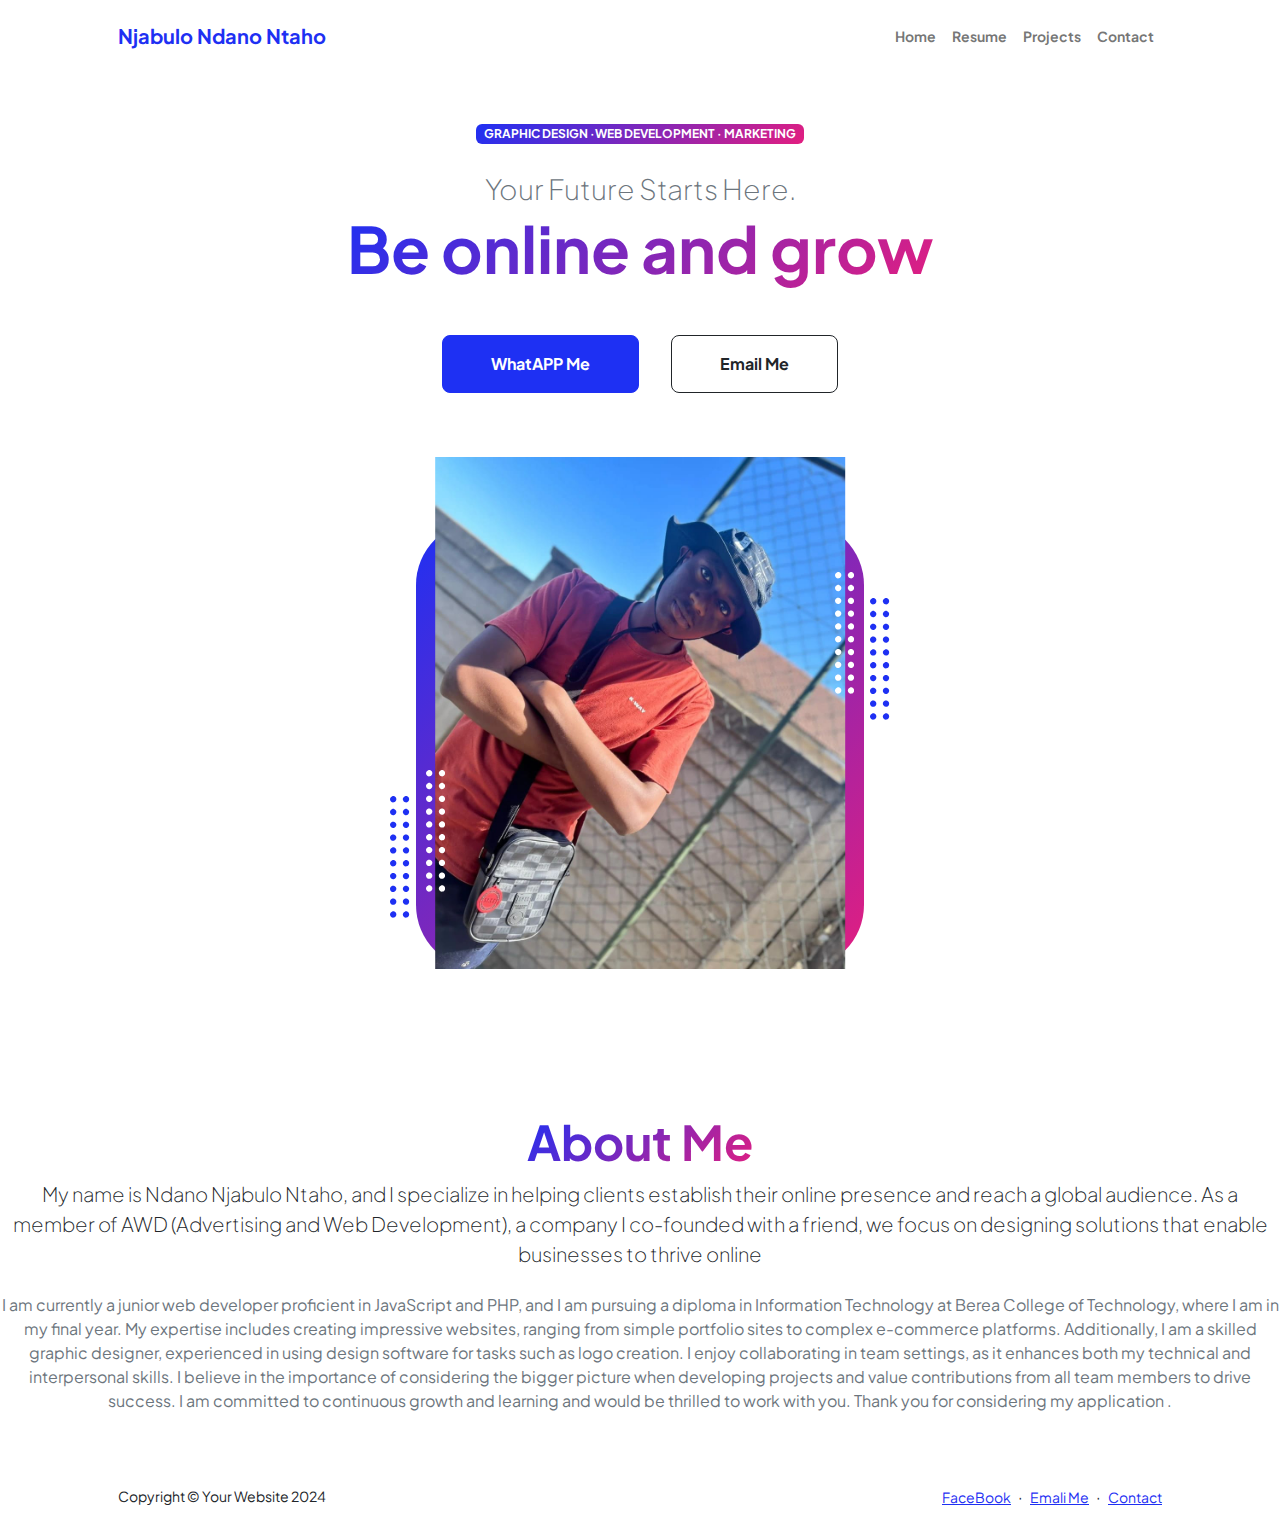
<file: index.html>
<!DOCTYPE html>
<html lang="en">
    <head>
        <meta charset="utf-8" />
        <meta name="viewport" content="width=device-width, initial-scale=1, shrink-to-fit=no" />
        <meta name="description" content="" />
        <meta name="author" content="" />
        <title>Njabulo Ndano Ntaho</title>
        <!-- Favicon-->
        <link rel="icon" type="image/x-icon" href="assets/favicon.ico" />
        <!-- Custom Google font-->
        <link rel="preconnect" href="https://fonts.googleapis.com" />
        <link rel="preconnect" href="https://fonts.gstatic.com" crossorigin />
        <link href="https://fonts.googleapis.com/css2?family=Plus+Jakarta+Sans:wght@100;200;300;400;500;600;700;800;900&amp;display=swap" rel="stylesheet" />
        <!-- Bootstrap icons-->
        <link href="https://cdn.jsdelivr.net/npm/bootstrap-icons@1.8.1/font/bootstrap-icons.css" rel="stylesheet" />
        <!-- Core theme CSS (includes Bootstrap)-->
        <link href="css/styles.css" rel="stylesheet" />
    </head>
    <body class="d-flex flex-column h-100">
        <main class="flex-shrink-0">
            <!-- Navigation-->
            <nav class="navbar navbar-expand-lg navbar-light bg-white py-3">
                <div class="container px-5">
                    <a class="navbar-brand" href="index.html"><span class="fw-bolder text-primary">Njabulo Ndano Ntaho</span></a>
                    <button class="navbar-toggler" type="button" data-bs-toggle="collapse" data-bs-target="#navbarSupportedContent" aria-controls="navbarSupportedContent" aria-expanded="false" aria-label="Toggle navigation"><span class="navbar-toggler-icon"></span></button>
                    <div class="collapse navbar-collapse" id="navbarSupportedContent">
                        <ul class="navbar-nav ms-auto mb-2 mb-lg-0 small fw-bolder">
                            <li class="nav-item"><a class="nav-link" href="index.html">Home</a></li>
                            <li class="nav-item"><a class="nav-link" href="resume.html">Resume</a></li>
                            <li class="nav-item"><a class="nav-link" href="projects.html">Projects</a></li>
                            <li class="nav-item"><a class="nav-link" href="contact.html">Contact</a></li>
                        </ul>
                    </div>
                </div>
            </nav>
            <!-- Header-->
            <header class="py-5">
                <div class="container px-5 pb-5">
                    <div class="row gx-5 align-items-center">
                        <div class="col-xxl-5">
                            <!-- Header text content-->
                            <div class="text-center text-xxl-start">
                                <div class="badge bg-gradient-primary-to-secondary text-white mb-4"><div class="text-uppercase">Graphic Design &middot;Web Development &middot; Marketing</div></div>
                                <div class="fs-3 fw-light text-muted">Your Future Starts Here.</div>
                                <h1 class="display-3 fw-bolder mb-5"><span class="text-gradient d-inline">Be online and grow</span></h1>
                                <div class="d-grid gap-3 d-sm-flex justify-content-sm-center justify-content-xxl-start mb-3">
                                    <a class="btn btn-primary btn-lg px-5 py-3 me-sm-3 fs-6 fw-bolder" href="https://wa.me/+27659174609">WhatAPP Me</a>
                                    <a class="btn btn-outline-dark btn-lg px-5 py-3 fs-6 fw-bolder" href="mailto:ntahondano49@gmali.com">Email Me</a>
                                </div>
                            </div>
                        </div>
                        <div class="col-xxl-7">
                            <!-- Header profile picture-->
                            <div class="d-flex justify-content-center mt-5 mt-xxl-0">
                                <div class="profile bg-gradient-primary-to-secondary">
                                    <!-- TIP: For best results, use a photo with a transparent background like the demo example below-->
                                    <!-- Watch a tutorial on how to do this on YouTube (link)-->
                                    <img class="profile-img" src="assets/profile.png" alt="..." />
                                    <div class="dots-1">
                                        <!-- SVG Dots-->
                                        <svg version="1.1" xmlns="http://www.w3.org/2000/svg" xmlns:xlink="http://www.w3.org/1999/xlink" x="0px" y="0px" viewBox="0 0 191.6 1215.4" style="enable-background: new 0 0 191.6 1215.4" xml:space="preserve">
                                            <g transform="translate(0.000000,1280.000000) scale(0.100000,-0.100000)">
                                                <path d="M227.7,12788.6c-105-35-200-141-222-248c-43-206,163-412,369-369c155,32,275,190,260,339c-11,105-90,213-190,262        C383.7,12801.6,289.7,12808.6,227.7,12788.6z"></path>
                                                <path d="M1507.7,12788.6c-151-50-253-216-222-362c25-119,136-230,254-255c194-41,395,142,375,339c-11,105-90,213-190,262        C1663.7,12801.6,1569.7,12808.6,1507.7,12788.6z"></path>
                                                <path d="M227.7,11508.6c-105-35-200-141-222-248c-43-206,163-412,369-369c155,32,275,190,260,339c-11,105-90,213-190,262        C383.7,11521.6,289.7,11528.6,227.7,11508.6z"></path>
                                                <path d="M1507.7,11508.6c-151-50-253-216-222-362c25-119,136-230,254-255c194-41,395,142,375,339c-11,105-90,213-190,262        C1663.7,11521.6,1569.7,11528.6,1507.7,11508.6z"></path>
                                                <path d="M227.7,10228.6c-105-35-200-141-222-248c-43-206,163-412,369-369c155,32,275,190,260,339c-11,105-90,213-190,262        C383.7,10241.6,289.7,10248.6,227.7,10228.6z"></path>
                                                <path d="M1507.7,10228.6c-105-35-200-141-222-248c-43-206,163-412,369-369c155,32,275,190,260,339c-11,105-90,213-190,262        C1663.7,10241.6,1569.7,10248.6,1507.7,10228.6z"></path>
                                                <path d="M227.7,8948.6c-105-35-200-141-222-248c-43-206,163-412,369-369c155,32,275,190,260,339c-11,105-90,213-190,262        C383.7,8961.6,289.7,8968.6,227.7,8948.6z"></path>
                                                <path d="M1507.7,8948.6c-105-35-200-141-222-248c-43-206,163-412,369-369c155,32,275,190,260,339c-11,105-90,213-190,262        C1663.7,8961.6,1569.7,8968.6,1507.7,8948.6z"></path>
                                                <path d="M227.7,7668.6c-105-35-200-141-222-248c-43-206,163-412,369-369c155,32,275,190,260,339c-11,105-90,213-190,262        C383.7,7681.6,289.7,7688.6,227.7,7668.6z"></path>
                                                <path d="M1507.7,7668.6c-105-35-200-141-222-248c-43-206,163-412,369-369c155,32,275,190,260,339c-11,105-90,213-190,262        C1663.7,7681.6,1569.7,7688.6,1507.7,7668.6z"></path>
                                                <path d="M227.7,6388.6c-105-35-200-141-222-248c-43-206,163-412,369-369c155,32,275,190,260,339c-11,105-90,213-190,262        C383.7,6401.6,289.7,6408.6,227.7,6388.6z"></path>
                                                <path d="M1507.7,6388.6c-105-35-200-141-222-248c-43-206,163-412,369-369c155,32,275,190,260,339c-11,105-90,213-190,262        C1663.7,6401.6,1569.7,6408.6,1507.7,6388.6z"></path>
                                                <path d="M227.7,5108.6c-105-35-200-141-222-248c-43-206,163-412,369-369c155,32,275,190,260,339c-11,105-90,213-190,262        C383.7,5121.6,289.7,5128.6,227.7,5108.6z"></path>
                                                <path d="M1507.7,5108.6c-105-35-200-141-222-248c-43-206,163-412,369-369c155,32,275,190,260,339c-11,105-90,213-190,262        C1663.7,5121.6,1569.7,5128.6,1507.7,5108.6z"></path>
                                                <path d="M227.7,3828.6c-105-35-200-141-222-248c-43-206,163-412,369-369c155,32,275,190,260,339c-11,105-90,213-190,262        C383.7,3841.6,289.7,3848.6,227.7,3828.6z"></path>
                                                <path d="M1507.7,3828.6c-105-35-200-141-222-248c-43-206,163-412,369-369c155,32,275,190,260,339c-11,105-90,213-190,262        C1663.7,3841.6,1569.7,3848.6,1507.7,3828.6z"></path>
                                                <path d="M227.7,2548.6c-105-35-200-141-222-248c-43-206,163-412,369-369c155,32,275,190,260,339c-11,105-90,213-190,262        C383.7,2561.6,289.7,2568.6,227.7,2548.6z"></path>
                                                <path d="M1507.7,2548.6c-105-35-200-141-222-248c-43-206,163-412,369-369c155,32,275,190,260,339c-11,105-90,213-190,262        C1663.7,2561.6,1569.7,2568.6,1507.7,2548.6z"></path>
                                                <path d="M227.7,1268.6c-105-35-200-141-222-248c-43-206,163-412,369-369c155,32,275,190,260,339c-11,105-90,213-190,262        C383.7,1281.6,289.7,1288.6,227.7,1268.6z"></path>
                                                <path d="M1507.7,1268.6c-105-35-200-141-222-248c-43-206,163-412,369-369c155,32,275,190,260,339c-11,105-90,213-190,262        C1663.7,1281.6,1569.7,1288.6,1507.7,1268.6z"></path>
                                            </g>
                                        </svg>
                                        <!-- END of SVG dots-->
                                    </div>
                                    <div class="dots-2">
                                        <!-- SVG Dots-->
                                        <svg version="1.1" xmlns="http://www.w3.org/2000/svg" xmlns:xlink="http://www.w3.org/1999/xlink" x="0px" y="0px" viewBox="0 0 191.6 1215.4" style="enable-background: new 0 0 191.6 1215.4" xml:space="preserve">
                                            <g transform="translate(0.000000,1280.000000) scale(0.100000,-0.100000)">
                                                <path d="M227.7,12788.6c-105-35-200-141-222-248c-43-206,163-412,369-369c155,32,275,190,260,339c-11,105-90,213-190,262        C383.7,12801.6,289.7,12808.6,227.7,12788.6z"></path>
                                                <path d="M1507.7,12788.6c-151-50-253-216-222-362c25-119,136-230,254-255c194-41,395,142,375,339c-11,105-90,213-190,262        C1663.7,12801.6,1569.7,12808.6,1507.7,12788.6z"></path>
                                                <path d="M227.7,11508.6c-105-35-200-141-222-248c-43-206,163-412,369-369c155,32,275,190,260,339c-11,105-90,213-190,262        C383.7,11521.6,289.7,11528.6,227.7,11508.6z"></path>
                                                <path d="M1507.7,11508.6c-151-50-253-216-222-362c25-119,136-230,254-255c194-41,395,142,375,339c-11,105-90,213-190,262        C1663.7,11521.6,1569.7,11528.6,1507.7,11508.6z"></path>
                                                <path d="M227.7,10228.6c-105-35-200-141-222-248c-43-206,163-412,369-369c155,32,275,190,260,339c-11,105-90,213-190,262        C383.7,10241.6,289.7,10248.6,227.7,10228.6z"></path>
                                                <path d="M1507.7,10228.6c-105-35-200-141-222-248c-43-206,163-412,369-369c155,32,275,190,260,339c-11,105-90,213-190,262        C1663.7,10241.6,1569.7,10248.6,1507.7,10228.6z"></path>
                                                <path d="M227.7,8948.6c-105-35-200-141-222-248c-43-206,163-412,369-369c155,32,275,190,260,339c-11,105-90,213-190,262        C383.7,8961.6,289.7,8968.6,227.7,8948.6z"></path>
                                                <path d="M1507.7,8948.6c-105-35-200-141-222-248c-43-206,163-412,369-369c155,32,275,190,260,339c-11,105-90,213-190,262        C1663.7,8961.6,1569.7,8968.6,1507.7,8948.6z"></path>
                                                <path d="M227.7,7668.6c-105-35-200-141-222-248c-43-206,163-412,369-369c155,32,275,190,260,339c-11,105-90,213-190,262        C383.7,7681.6,289.7,7688.6,227.7,7668.6z"></path>
                                                <path d="M1507.7,7668.6c-105-35-200-141-222-248c-43-206,163-412,369-369c155,32,275,190,260,339c-11,105-90,213-190,262        C1663.7,7681.6,1569.7,7688.6,1507.7,7668.6z"></path>
                                                <path d="M227.7,6388.6c-105-35-200-141-222-248c-43-206,163-412,369-369c155,32,275,190,260,339c-11,105-90,213-190,262        C383.7,6401.6,289.7,6408.6,227.7,6388.6z"></path>
                                                <path d="M1507.7,6388.6c-105-35-200-141-222-248c-43-206,163-412,369-369c155,32,275,190,260,339c-11,105-90,213-190,262        C1663.7,6401.6,1569.7,6408.6,1507.7,6388.6z"></path>
                                                <path d="M227.7,5108.6c-105-35-200-141-222-248c-43-206,163-412,369-369c155,32,275,190,260,339c-11,105-90,213-190,262        C383.7,5121.6,289.7,5128.6,227.7,5108.6z"></path>
                                                <path d="M1507.7,5108.6c-105-35-200-141-222-248c-43-206,163-412,369-369c155,32,275,190,260,339c-11,105-90,213-190,262        C1663.7,5121.6,1569.7,5128.6,1507.7,5108.6z"></path>
                                                <path d="M227.7,3828.6c-105-35-200-141-222-248c-43-206,163-412,369-369c155,32,275,190,260,339c-11,105-90,213-190,262        C383.7,3841.6,289.7,3848.6,227.7,3828.6z"></path>
                                                <path d="M1507.7,3828.6c-105-35-200-141-222-248c-43-206,163-412,369-369c155,32,275,190,260,339c-11,105-90,213-190,262        C1663.7,3841.6,1569.7,3848.6,1507.7,3828.6z"></path>
                                                <path d="M227.7,2548.6c-105-35-200-141-222-248c-43-206,163-412,369-369c155,32,275,190,260,339c-11,105-90,213-190,262        C383.7,2561.6,289.7,2568.6,227.7,2548.6z"></path>
                                                <path d="M1507.7,2548.6c-105-35-200-141-222-248c-43-206,163-412,369-369c155,32,275,190,260,339c-11,105-90,213-190,262        C1663.7,2561.6,1569.7,2568.6,1507.7,2548.6z"></path>
                                                <path d="M227.7,1268.6c-105-35-200-141-222-248c-43-206,163-412,369-369c155,32,275,190,260,339c-11,105-90,213-190,262        C383.7,1281.6,289.7,1288.6,227.7,1268.6z"></path>
                                                <path d="M1507.7,1268.6c-105-35-200-141-222-248c-43-206,163-412,369-369c155,32,275,190,260,339c-11,105-90,213-190,262        C1663.7,1281.6,1569.7,1288.6,1507.7,1268.6z"></path>
                                            </g>
                                        </svg>
                                        <!-- END of SVG dots-->
                                    </div>
                                    <div class="dots-3">
                                        <!-- SVG Dots-->
                                        <svg version="1.1" xmlns="http://www.w3.org/2000/svg" xmlns:xlink="http://www.w3.org/1999/xlink" x="0px" y="0px" viewBox="0 0 191.6 1215.4" style="enable-background: new 0 0 191.6 1215.4" xml:space="preserve">
                                            <g transform="translate(0.000000,1280.000000) scale(0.100000,-0.100000)">
                                                <path d="M227.7,12788.6c-105-35-200-141-222-248c-43-206,163-412,369-369c155,32,275,190,260,339c-11,105-90,213-190,262        C383.7,12801.6,289.7,12808.6,227.7,12788.6z"></path>
                                                <path d="M1507.7,12788.6c-151-50-253-216-222-362c25-119,136-230,254-255c194-41,395,142,375,339c-11,105-90,213-190,262        C1663.7,12801.6,1569.7,12808.6,1507.7,12788.6z"></path>
                                                <path d="M227.7,11508.6c-105-35-200-141-222-248c-43-206,163-412,369-369c155,32,275,190,260,339c-11,105-90,213-190,262        C383.7,11521.6,289.7,11528.6,227.7,11508.6z"></path>
                                                <path d="M1507.7,11508.6c-151-50-253-216-222-362c25-119,136-230,254-255c194-41,395,142,375,339c-11,105-90,213-190,262        C1663.7,11521.6,1569.7,11528.6,1507.7,11508.6z"></path>
                                                <path d="M227.7,10228.6c-105-35-200-141-222-248c-43-206,163-412,369-369c155,32,275,190,260,339c-11,105-90,213-190,262        C383.7,10241.6,289.7,10248.6,227.7,10228.6z"></path>
                                                <path d="M1507.7,10228.6c-105-35-200-141-222-248c-43-206,163-412,369-369c155,32,275,190,260,339c-11,105-90,213-190,262        C1663.7,10241.6,1569.7,10248.6,1507.7,10228.6z"></path>
                                                <path d="M227.7,8948.6c-105-35-200-141-222-248c-43-206,163-412,369-369c155,32,275,190,260,339c-11,105-90,213-190,262        C383.7,8961.6,289.7,8968.6,227.7,8948.6z"></path>
                                                <path d="M1507.7,8948.6c-105-35-200-141-222-248c-43-206,163-412,369-369c155,32,275,190,260,339c-11,105-90,213-190,262        C1663.7,8961.6,1569.7,8968.6,1507.7,8948.6z"></path>
                                                <path d="M227.7,7668.6c-105-35-200-141-222-248c-43-206,163-412,369-369c155,32,275,190,260,339c-11,105-90,213-190,262        C383.7,7681.6,289.7,7688.6,227.7,7668.6z"></path>
                                                <path d="M1507.7,7668.6c-105-35-200-141-222-248c-43-206,163-412,369-369c155,32,275,190,260,339c-11,105-90,213-190,262        C1663.7,7681.6,1569.7,7688.6,1507.7,7668.6z"></path>
                                                <path d="M227.7,6388.6c-105-35-200-141-222-248c-43-206,163-412,369-369c155,32,275,190,260,339c-11,105-90,213-190,262        C383.7,6401.6,289.7,6408.6,227.7,6388.6z"></path>
                                                <path d="M1507.7,6388.6c-105-35-200-141-222-248c-43-206,163-412,369-369c155,32,275,190,260,339c-11,105-90,213-190,262        C1663.7,6401.6,1569.7,6408.6,1507.7,6388.6z"></path>
                                                <path d="M227.7,5108.6c-105-35-200-141-222-248c-43-206,163-412,369-369c155,32,275,190,260,339c-11,105-90,213-190,262        C383.7,5121.6,289.7,5128.6,227.7,5108.6z"></path>
                                                <path d="M1507.7,5108.6c-105-35-200-141-222-248c-43-206,163-412,369-369c155,32,275,190,260,339c-11,105-90,213-190,262        C1663.7,5121.6,1569.7,5128.6,1507.7,5108.6z"></path>
                                                <path d="M227.7,3828.6c-105-35-200-141-222-248c-43-206,163-412,369-369c155,32,275,190,260,339c-11,105-90,213-190,262        C383.7,3841.6,289.7,3848.6,227.7,3828.6z"></path>
                                                <path d="M1507.7,3828.6c-105-35-200-141-222-248c-43-206,163-412,369-369c155,32,275,190,260,339c-11,105-90,213-190,262        C1663.7,3841.6,1569.7,3848.6,1507.7,3828.6z"></path>
                                                <path d="M227.7,2548.6c-105-35-200-141-222-248c-43-206,163-412,369-369c155,32,275,190,260,339c-11,105-90,213-190,262        C383.7,2561.6,289.7,2568.6,227.7,2548.6z"></path>
                                                <path d="M1507.7,2548.6c-105-35-200-141-222-248c-43-206,163-412,369-369c155,32,275,190,260,339c-11,105-90,213-190,262        C1663.7,2561.6,1569.7,2568.6,1507.7,2548.6z"></path>
                                                <path d="M227.7,1268.6c-105-35-200-141-222-248c-43-206,163-412,369-369c155,32,275,190,260,339c-11,105-90,213-190,262        C383.7,1281.6,289.7,1288.6,227.7,1268.6z"></path>
                                                <path d="M1507.7,1268.6c-105-35-200-141-222-248c-43-206,163-412,369-369c155,32,275,190,260,339c-11,105-90,213-190,262        C1663.7,1281.6,1569.7,1288.6,1507.7,1268.6z"></path>
                                            </g>
                                        </svg>
                                        <!-- END of SVG dots-->
                                    </div>
                                    <div class="dots-4">
                                        <!-- SVG Dots-->
                                        <svg version="1.1" xmlns="http://www.w3.org/2000/svg" xmlns:xlink="http://www.w3.org/1999/xlink" x="0px" y="0px" viewBox="0 0 191.6 1215.4" style="enable-background: new 0 0 191.6 1215.4" xml:space="preserve">
                                            <g transform="translate(0.000000,1280.000000) scale(0.100000,-0.100000)">
                                                <path d="M227.7,12788.6c-105-35-200-141-222-248c-43-206,163-412,369-369c155,32,275,190,260,339c-11,105-90,213-190,262        C383.7,12801.6,289.7,12808.6,227.7,12788.6z"></path>
                                                <path d="M1507.7,12788.6c-151-50-253-216-222-362c25-119,136-230,254-255c194-41,395,142,375,339c-11,105-90,213-190,262        C1663.7,12801.6,1569.7,12808.6,1507.7,12788.6z"></path>
                                                <path d="M227.7,11508.6c-105-35-200-141-222-248c-43-206,163-412,369-369c155,32,275,190,260,339c-11,105-90,213-190,262        C383.7,11521.6,289.7,11528.6,227.7,11508.6z"></path>
                                                <path d="M1507.7,11508.6c-151-50-253-216-222-362c25-119,136-230,254-255c194-41,395,142,375,339c-11,105-90,213-190,262        C1663.7,11521.6,1569.7,11528.6,1507.7,11508.6z"></path>
                                                <path d="M227.7,10228.6c-105-35-200-141-222-248c-43-206,163-412,369-369c155,32,275,190,260,339c-11,105-90,213-190,262        C383.7,10241.6,289.7,10248.6,227.7,10228.6z"></path>
                                                <path d="M1507.7,10228.6c-105-35-200-141-222-248c-43-206,163-412,369-369c155,32,275,190,260,339c-11,105-90,213-190,262        C1663.7,10241.6,1569.7,10248.6,1507.7,10228.6z"></path>
                                                <path d="M227.7,8948.6c-105-35-200-141-222-248c-43-206,163-412,369-369c155,32,275,190,260,339c-11,105-90,213-190,262        C383.7,8961.6,289.7,8968.6,227.7,8948.6z"></path>
                                                <path d="M1507.7,8948.6c-105-35-200-141-222-248c-43-206,163-412,369-369c155,32,275,190,260,339c-11,105-90,213-190,262        C1663.7,8961.6,1569.7,8968.6,1507.7,8948.6z"></path>
                                                <path d="M227.7,7668.6c-105-35-200-141-222-248c-43-206,163-412,369-369c155,32,275,190,260,339c-11,105-90,213-190,262        C383.7,7681.6,289.7,7688.6,227.7,7668.6z"></path>
                                                <path d="M1507.7,7668.6c-105-35-200-141-222-248c-43-206,163-412,369-369c155,32,275,190,260,339c-11,105-90,213-190,262        C1663.7,7681.6,1569.7,7688.6,1507.7,7668.6z"></path>
                                                <path d="M227.7,6388.6c-105-35-200-141-222-248c-43-206,163-412,369-369c155,32,275,190,260,339c-11,105-90,213-190,262        C383.7,6401.6,289.7,6408.6,227.7,6388.6z"></path>
                                                <path d="M1507.7,6388.6c-105-35-200-141-222-248c-43-206,163-412,369-369c155,32,275,190,260,339c-11,105-90,213-190,262        C1663.7,6401.6,1569.7,6408.6,1507.7,6388.6z"></path>
                                                <path d="M227.7,5108.6c-105-35-200-141-222-248c-43-206,163-412,369-369c155,32,275,190,260,339c-11,105-90,213-190,262        C383.7,5121.6,289.7,5128.6,227.7,5108.6z"></path>
                                                <path d="M1507.7,5108.6c-105-35-200-141-222-248c-43-206,163-412,369-369c155,32,275,190,260,339c-11,105-90,213-190,262        C1663.7,5121.6,1569.7,5128.6,1507.7,5108.6z"></path>
                                                <path d="M227.7,3828.6c-105-35-200-141-222-248c-43-206,163-412,369-369c155,32,275,190,260,339c-11,105-90,213-190,262        C383.7,3841.6,289.7,3848.6,227.7,3828.6z"></path>
                                                <path d="M1507.7,3828.6c-105-35-200-141-222-248c-43-206,163-412,369-369c155,32,275,190,260,339c-11,105-90,213-190,262        C1663.7,3841.6,1569.7,3848.6,1507.7,3828.6z"></path>
                                                <path d="M227.7,2548.6c-105-35-200-141-222-248c-43-206,163-412,369-369c155,32,275,190,260,339c-11,105-90,213-190,262        C383.7,2561.6,289.7,2568.6,227.7,2548.6z"></path>
                                                <path d="M1507.7,2548.6c-105-35-200-141-222-248c-43-206,163-412,369-369c155,32,275,190,260,339c-11,105-90,213-190,262        C1663.7,2561.6,1569.7,2568.6,1507.7,2548.6z"></path>
                                                <path d="M227.7,1268.6c-105-35-200-141-222-248c-43-206,163-412,369-369c155,32,275,190,260,339c-11,105-90,213-190,262        C383.7,1281.6,289.7,1288.6,227.7,1268.6z"></path>
                                                <path d="M1507.7,1268.6c-105-35-200-141-222-248c-43-206,163-412,369-369c155,32,275,190,260,339c-11,105-90,213-190,262        C1663.7,1281.6,1569.7,1288.6,1507.7,1268.6z"></path>
                                            </g>
                                        </svg>
                                        <!-- END of SVG dots-->
                                    </div>
                                </div>
                            </div>
                        </div>
                    </div>
                </div>
            </header>
            <!-- About Section-->
            <section class="social-icons">
                <div class="social-icons">
                    <div class="social-icons">
                        <div class="social-icons">
                            <div class="text-center my-5">
                                <h2 class="display-5 fw-bolder"><span class="text-gradient d-inline">About Me</span></h2>
                                <p class="lead fw-light mb-4">  My name is Ndano Njabulo Ntaho, and I specialize in helping clients establish their online presence and reach a global audience. As a member of AWD (Advertising and Web Development), a company I co-founded with a friend, we focus on designing solutions that enable businesses to thrive online </p>
                                <p class="text-muted">I am currently a junior web developer proficient in JavaScript and PHP, and I am pursuing a diploma in Information Technology at Berea College of Technology, where I am in my final year. My expertise includes creating impressive websites, ranging from simple portfolio sites to complex e-commerce platforms. Additionally, I am a skilled graphic designer, experienced in using design software for tasks such as logo creation.

I enjoy collaborating in team settings, as it enhances both my technical and interpersonal skills. I believe in the importance of considering the bigger picture when developing projects and value contributions from all team members to drive success. I am committed to continuous growth and learning and would be thrilled to work with you. Thank you for considering my application  .</p>
                                <div class="social-icons">
                                    <a class="social-icons" href="https://www.facebook.com/public/Madanono Njabulo"><i class=''></i></a>
                                    <a class="text-gradient" href="#!"><i class=""></i></a>
                                    <a class="text-gradient" href="#!"><i class=""></i></a>
                                </div>
                            </div>
                        </div>
                    </div>
                </div>
            </section>
        </main>
        <!-- Footer-->
        <footer class="bg-white py-4 mt-auto">
            <div class="container px-5">
                <div class="row align-items-center justify-content-between flex-column flex-sm-row">
                    <div class="col-auto"><div class="small m-0">Copyright &copy; Your Website 2024</div></div>
                    <div class="col-auto">
                        <a class="small" href="https://www.facebook.com/public/Madanono Njabulo">FaceBook</a>
                        <span class="mx-1">&middot;</span>
                        <a class="small" href="malito:ntahondano49@gmail.com">Emali Me</a>
                        <span class="mx-1">&middot;</span>
                        <a class="small" href="https://wa.me/+27659174609">Contact</a>
                    </div>
                </div>
            </div>
        </footer>
        <!-- Bootstrap core JS-->
        <script src="https://cdn.jsdelivr.net/npm/bootstrap@5.2.3/dist/js/bootstrap.bundle.min.js"></script>
        <!-- Core theme JS-->
        <script src="js/scripts.js"></script>
    </body>
</html>
</file>
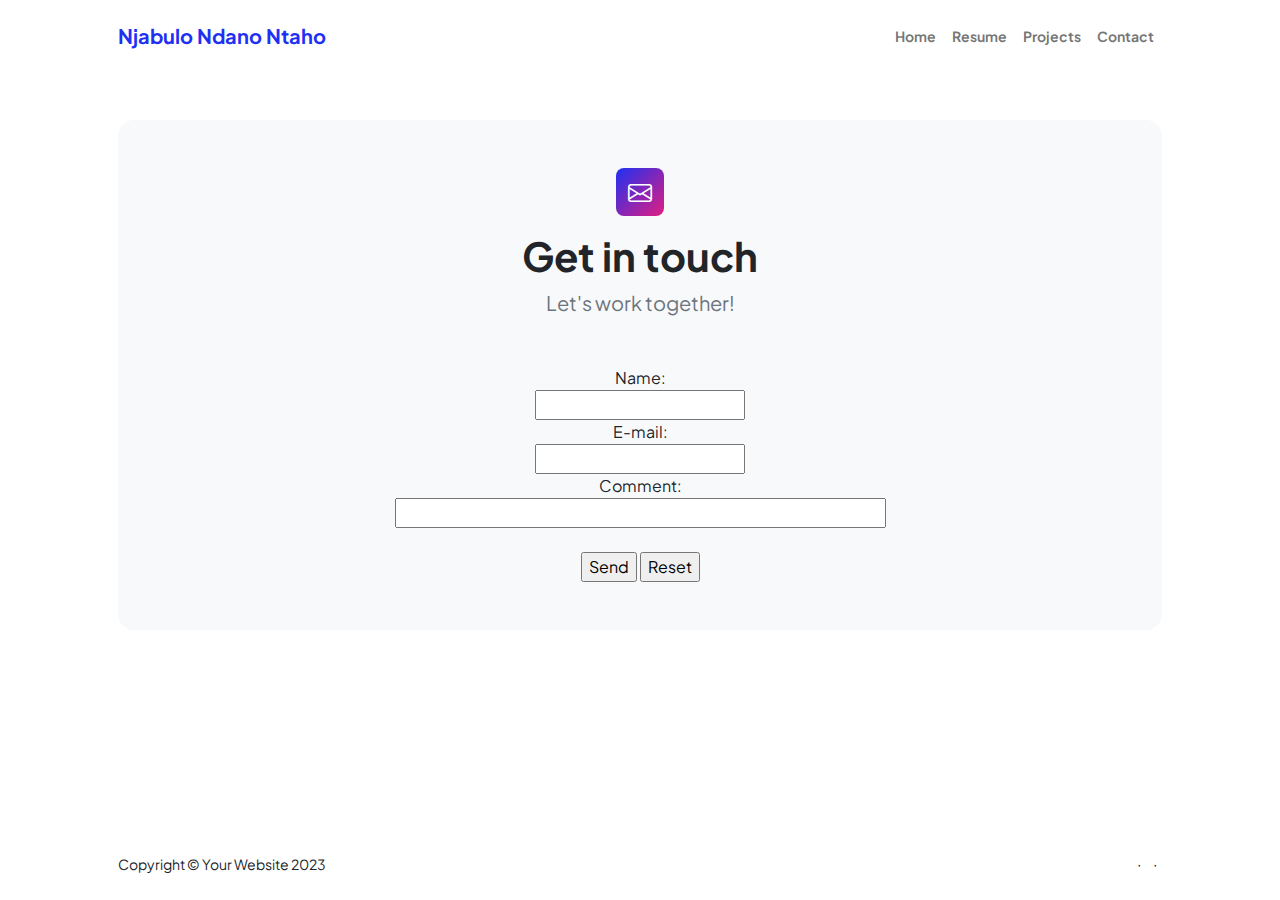
<file: contact.html>
<!DOCTYPE html>
<html lang="en">
    <head>
        <meta charset="utf-8" />
        <meta name="viewport" content="width=device-width, initial-scale=1, shrink-to-fit=no" />
        <meta name="description" content />
        <meta name="author" content />
        <title>Njabulo Ndano Ntaho</title>
        <!-- Favicon-->
        <link rel="icon" type="image/x-icon" href="assets/favicon.ico" />
        <!-- Custom Google font-->
        <link rel="preconnect" href="https://fonts.googleapis.com" />
        <link rel="preconnect" href="https://fonts.gstatic.com" crossorigin />
        <link href="https://fonts.googleapis.com/css2?family=Plus+Jakarta+Sans:wght@100;200;300;400;500;600;700;800;900&amp;display=swap" rel="stylesheet" />
        <!-- Bootstrap icons-->
        <link href="https://cdn.jsdelivr.net/npm/bootstrap-icons@1.8.1/font/bootstrap-icons.css" rel="stylesheet" />
        <!-- Core theme CSS (includes Bootstrap)-->
        <link href="css/styles.css" rel="stylesheet" />
    </head>
    <body class="d-flex flex-column">
        <main class="flex-shrink-0">
            <!-- Navigation-->
            <nav class="navbar navbar-expand-lg navbar-light bg-white py-3">
                <div class="container px-5">
                    <a class="navbar-brand" href="index.html"><span class="fw-bolder text-primary">Njabulo Ndano Ntaho</span></a>
                    <button class="navbar-toggler" type="button" data-bs-toggle="collapse" data-bs-target="#navbarSupportedContent" aria-controls="navbarSupportedContent" aria-expanded="false" aria-label="Toggle navigation"><span class="navbar-toggler-icon"></span></button>
                    <div class="collapse navbar-collapse" id="navbarSupportedContent">
                        <ul class="navbar-nav ms-auto mb-2 mb-lg-0 small fw-bolder">
                            <li class="nav-item"><a class="nav-link" href="index.html">Home</a></li>
                            <li class="nav-item"><a class="nav-link" href="resume.html">Resume</a></li>
                            <li class="nav-item"><a class="nav-link" href="projects.html">Projects</a></li>
                            <li class="nav-item"><a class="nav-link" href="contact.html">Contact</a></li>
                        </ul>
                    </div>
                </div>
            </nav>
            <!-- Page content-->
            <section class="py-5">
                <div class="container px-5">
                    <!-- Contact form-->
                    <div class="bg-light rounded-4 py-5 px-4 px-md-5">
                        <div class="text-center mb-5">
                            <div class="feature bg-primary bg-gradient-primary-to-secondary text-white rounded-3 mb-3"><i class="bi bi-envelope"></i></div>
                            <h1 class="fw-bolder">Get in touch</h1>
                            <p class="lead fw-normal text-muted mb-0">Let's work together!</p>
                        </div>
                        <center>
                            <form action="mailto:ntahondano49@gmali.com" method="post" enctype="text/plain">
                                Name:<br>
                                <input type="text" name="name"><br>
                                E-mail:<br>
                                <input type="text" name="mail"><br>
                                Comment:<br>
                                <input type="text" name="comment" size="50"><br><br>
                                <input type="submit" value="Send">
                                <input type="reset" value="Reset">
                                </form>
                                    </form>
                        </center>
                            </div>
                        </div>
                    </div>
                </div>
            </section>
        </main>
        <!-- Footer-->
        <footer class="bg-white py-4 mt-auto">
            <div class="container px-5">
                <div class="row align-items-center justify-content-between flex-column flex-sm-row">
                    <div class="col-auto"><div class="small m-0">Copyright &copy; Your Website 2023</div></div>
                    <div class="col-auto">
                        <a class="small" href="#!"></a>
                        <span class="mx-1">&middot;</span>
                        <a class="small" href="#!"></a>
                        <span class="mx-1">&middot;</span>
                        <a class="small" href="#!"></a>
                    </div>
                </div>
            </div>
        </footer>
        <!-- Bootstrap core JS-->
        <script src="https://cdn.jsdelivr.net/npm/bootstrap@5.2.3/dist/js/bootstrap.bundle.min.js"></script>
        <!-- Core theme JS-->
        <script src="js/scripts.js"></script>
        <!-- * * * * * * * * * * * * * * * * * * * * * * * * * * * * * * * * * * * * * * * *-->
        <!-- * *                               SB Forms JS                               * *-->
        <!-- * * Activate your form at https://startbootstrap.com/solution/contact-forms * *-->
        <!-- * * * * * * * * * * * * * * * * * * * * * * * * * * * * * * * * * * * * * * * *-->
        <script src="https://cdn.startbootstrap.com/sb-forms-latest.js"></script>
    </body>
</html>
</file>
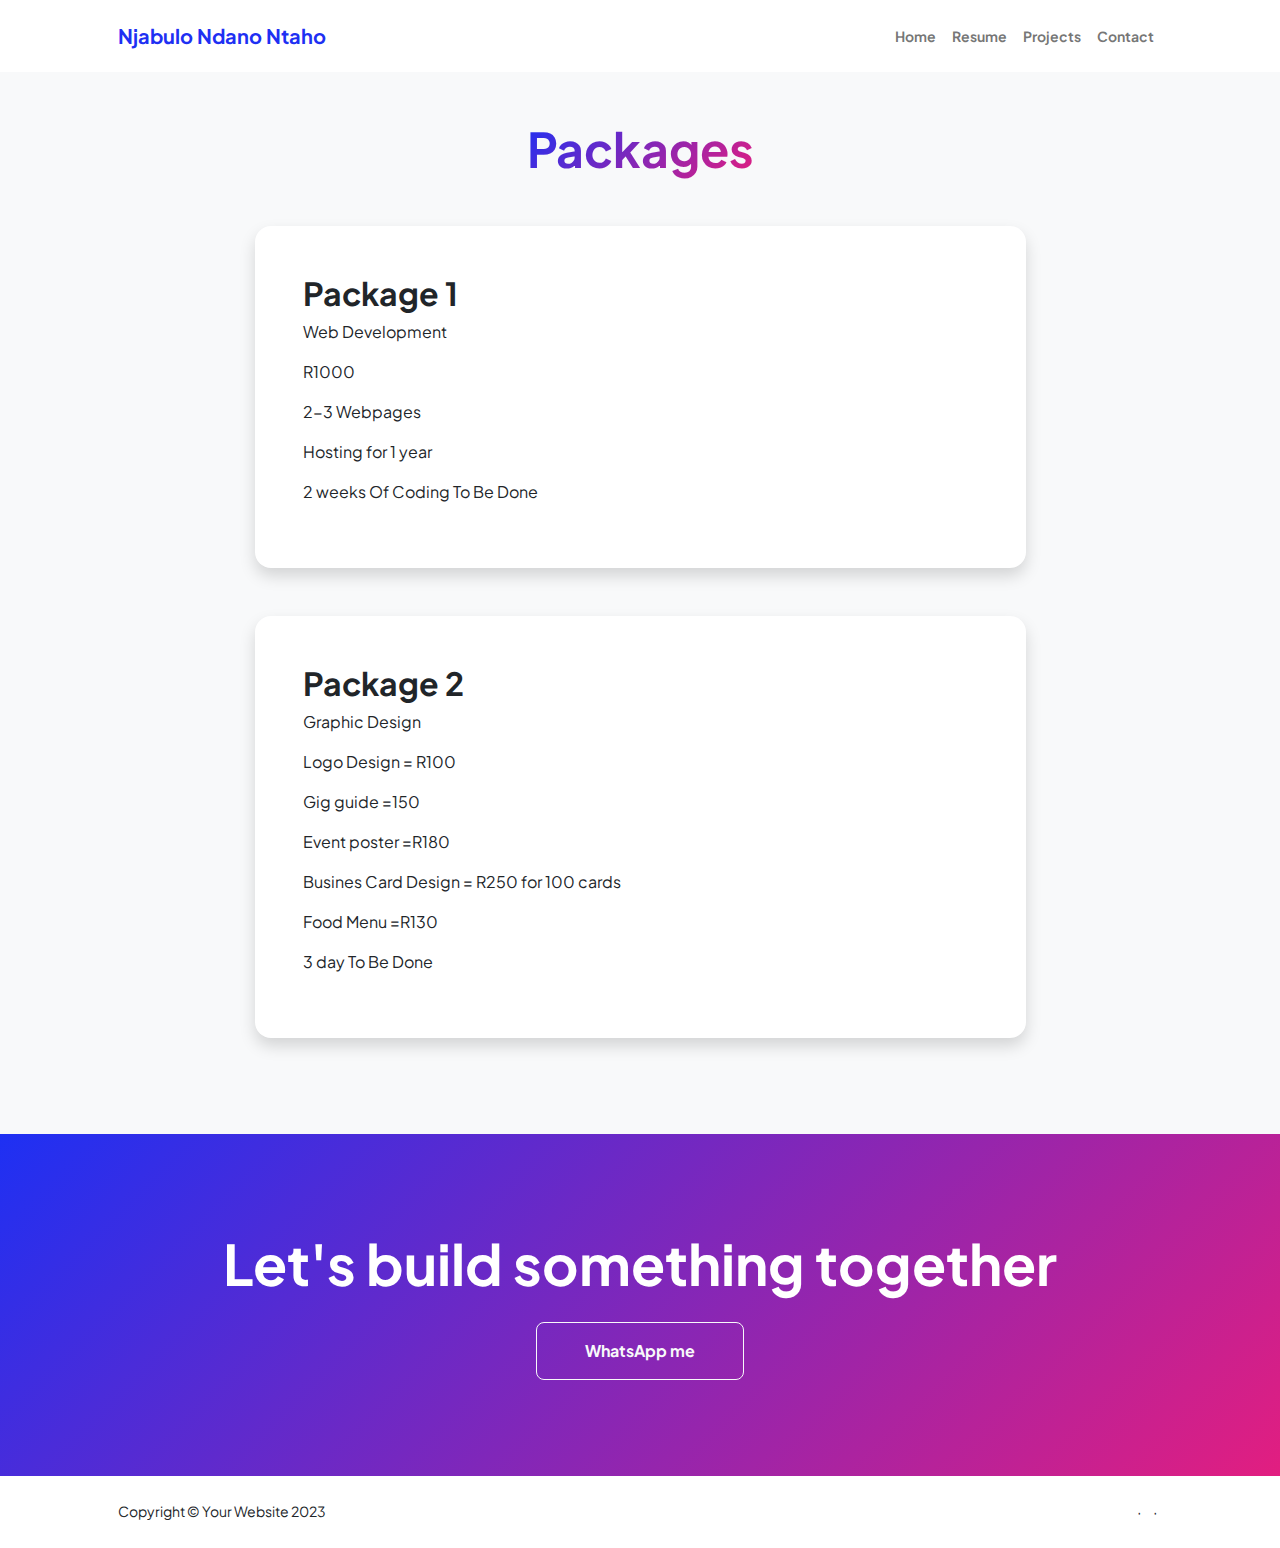
<file: projects.html>
<!DOCTYPE html>
<html lang="en">
    <head>
        <meta charset="utf-8" />
        <meta name="viewport" content="width=device-width, initial-scale=1, shrink-to-fit=no" />
        <meta name="description" content="" />
        <meta name="author" content="" />
        <title>Njabulo Ndano Ntaho</title>
        <!-- Favicon-->
        <link rel="icon" type="image/x-icon" href="assets/favicon.ico" />
        <!-- Custom Google font-->
        <link rel="preconnect" href="https://fonts.googleapis.com" />
        <link rel="preconnect" href="https://fonts.gstatic.com" crossorigin />
        <link href="https://fonts.googleapis.com/css2?family=Plus+Jakarta+Sans:wght@100;200;300;400;500;600;700;800;900&amp;display=swap" rel="stylesheet" />
        <!-- Bootstrap icons-->
        <link href="https://cdn.jsdelivr.net/npm/bootstrap-icons@1.8.1/font/bootstrap-icons.css" rel="stylesheet" />
        <!-- Core theme CSS (includes Bootstrap)-->
        <link href="css/styles.css" rel="stylesheet" />
    </head>
    <body class="d-flex flex-column h-100 bg-light">
        <main class="flex-shrink-0">
            <!-- Navigation-->
            <nav class="navbar navbar-expand-lg navbar-light bg-white py-3">
                <div class="container px-5">
                    <a class="navbar-brand" href="index.html"><span class="fw-bolder text-primary">Njabulo Ndano Ntaho</span></a>
                    <button class="navbar-toggler" type="button" data-bs-toggle="collapse" data-bs-target="#navbarSupportedContent" aria-controls="navbarSupportedContent" aria-expanded="false" aria-label="Toggle navigation"><span class="navbar-toggler-icon"></span></button>
                    <div class="collapse navbar-collapse" id="navbarSupportedContent">
                        <ul class="navbar-nav ms-auto mb-2 mb-lg-0 small fw-bolder">
                            <li class="nav-item"><a class="nav-link" href="index.html">Home</a></li>
                            <li class="nav-item"><a class="nav-link" href="resume.html">Resume</a></li>
                            <li class="nav-item"><a class="nav-link" href="projects.html">Projects</a></li>
                            <li class="nav-item"><a class="nav-link" href="contact.html">Contact</a></li>
                        </ul>
                    </div>
                </div>
            </nav>
            <!-- Projects Section-->
            <section class="py-5">
                <div class="container px-5 mb-5">
                    <div class="text-center mb-5">
                        <h1 class="display-5 fw-bolder mb-0"><span class="text-gradient d-inline">Packages</span></h1>
                    </div>
                    <div class="row gx-5 justify-content-center">
                        <div class="col-lg-11 col-xl-9 col-xxl-8">
                            <!-- Project Card 1-->
                            <div class="card overflow-hidden shadow rounded-4 border-0 mb-5">
                                <div class="card-body p-0">
                                    <div class="d-flex align-items-center">
                                        <div class="p-5">
                                            <h2 class="fw-bolder">Package 1</h2>
                                            <p>Web Development</p>
                                            <p>R1000</p>
                                            <p>2-3 Webpages</p>
                                            <p>Hosting for 1 year</p>
                                            <p>2 weeks Of Coding To Be Done </p>
                                        </div>
                                    </div>
                                </div>
                            </div>
                            <!-- Project Card 2-->
                            <div class="card overflow-hidden shadow rounded-4 border-0">
                                <div class="card-body p-0">
                                    <div class="d-flex align-items-center">
                                        <div class="p-5">
                                            <h2 class="fw-bolder">Package 2</h2>
                                            <p>Graphic Design</p>
                                            <p>Logo Design = R100</p>
                                            <p>Gig guide =150</p>
                                            <p>Event poster =R180 </p>
                                            <p>Busines Card Design = R250 for 100 cards </p>
                                            <p>Food Menu =R130</p>
                                            <p>3 day To Be Done</p>
                                        </div>
                                    </div>
                                </div>
                            </div>
                        </div>
                    </div>
                </div>
            </section>
            <!-- Call to action section-->
            <section class="py-5 bg-gradient-primary-to-secondary text-white">
                <div class="container px-5 my-5">
                    <div class="text-center">
                        <h2 class="display-4 fw-bolder mb-4">Let's build something together</h2>
                        <a class="btn btn-outline-light btn-lg px-5 py-3 fs-6 fw-bolder" href="https://wa.me/+27659174609">WhatsApp me</a>
                    </div>
                </div>
            </section>
        </main>
        <!-- Footer-->
        <footer class="bg-white py-4 mt-auto">
            <div class="container px-5">
                <div class="row align-items-center justify-content-between flex-column flex-sm-row">
                    <div class="col-auto"><div class="small m-0">Copyright &copy; Your Website 2023</div></div>
                    <div class="col-auto">
                        <a class="small" href="#!"></a>
                        <span class="mx-1">&middot;</span>
                        <a class="small" href="#!"></a>
                        <span class="mx-1">&middot;</span>
                        <a class="small" href="#!"></a>
                    </div>
                </div>
            </div>
        </footer>
        <!-- Bootstrap core JS-->
        <script src="https://cdn.jsdelivr.net/npm/bootstrap@5.2.3/dist/js/bootstrap.bundle.min.js"></script>
        <!-- Core theme JS-->
        <script src="js/scripts.js"></script>
    </body>
</html>
</file>
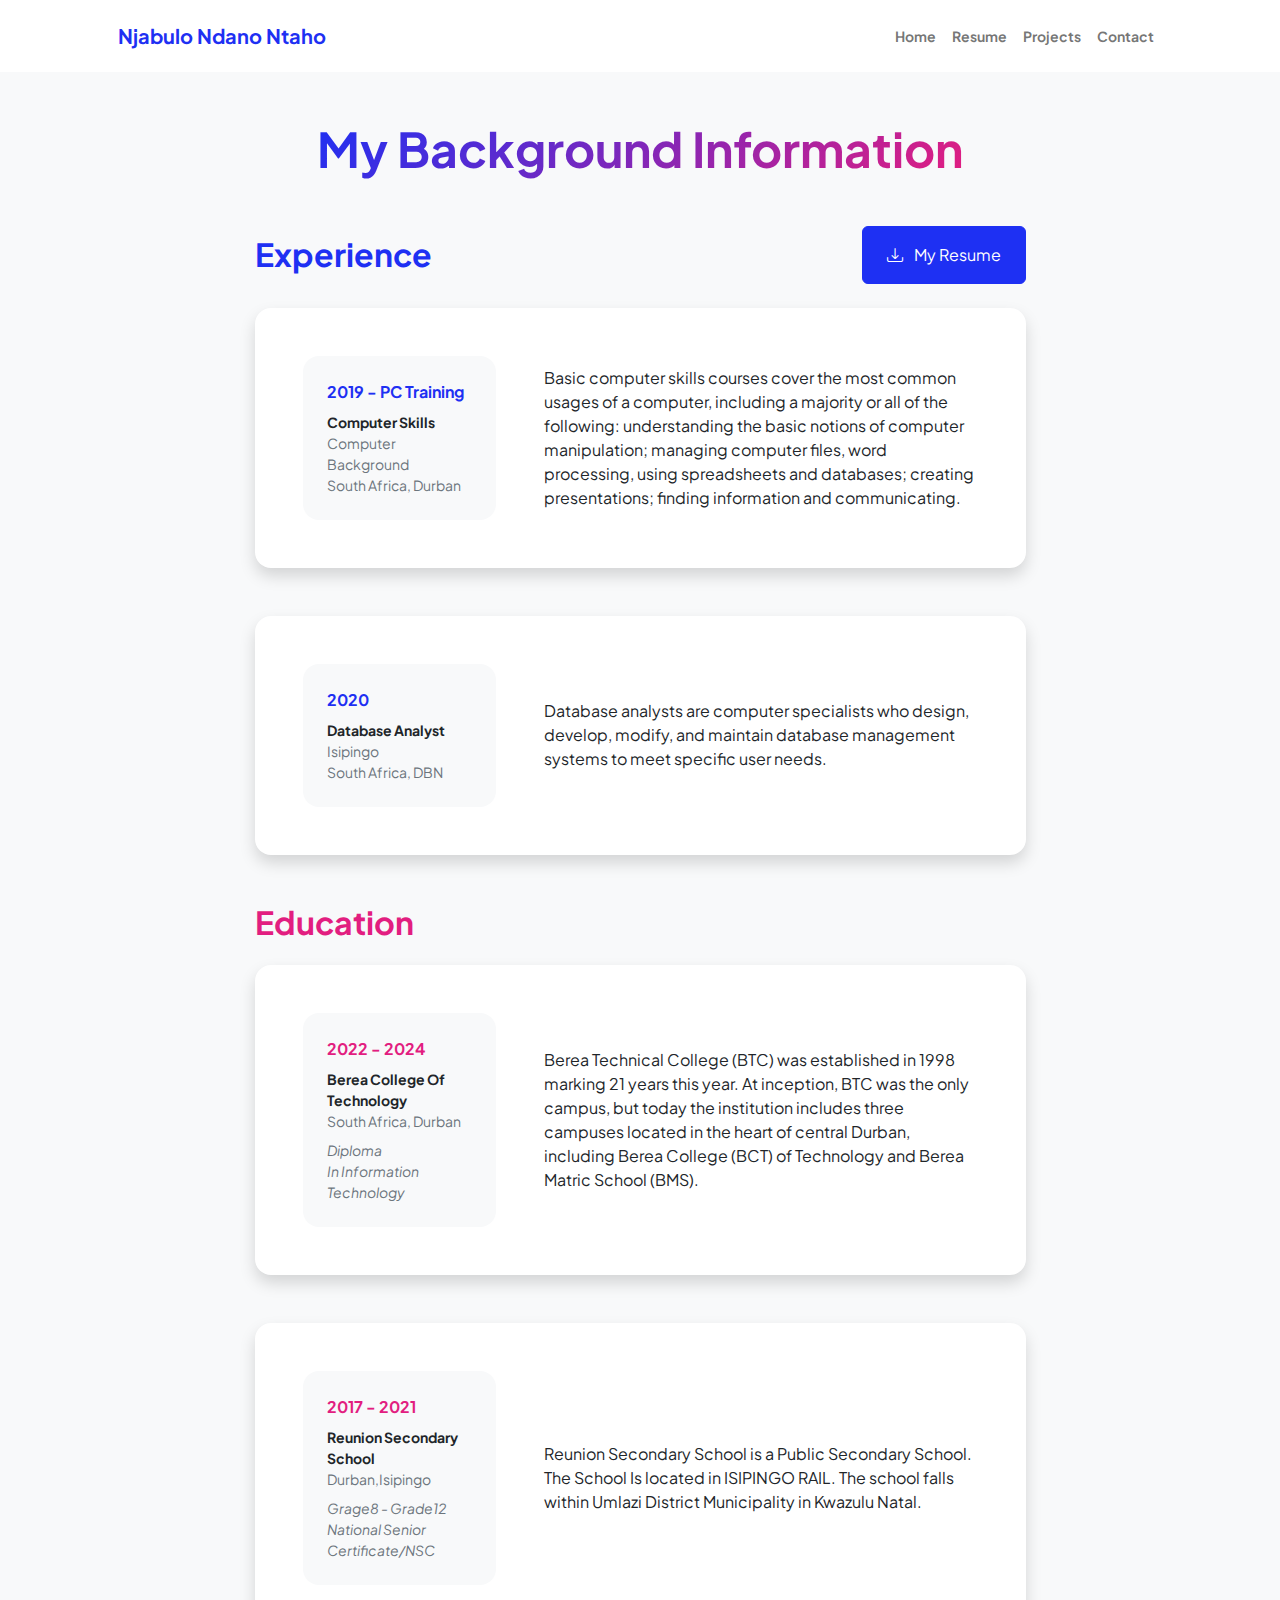
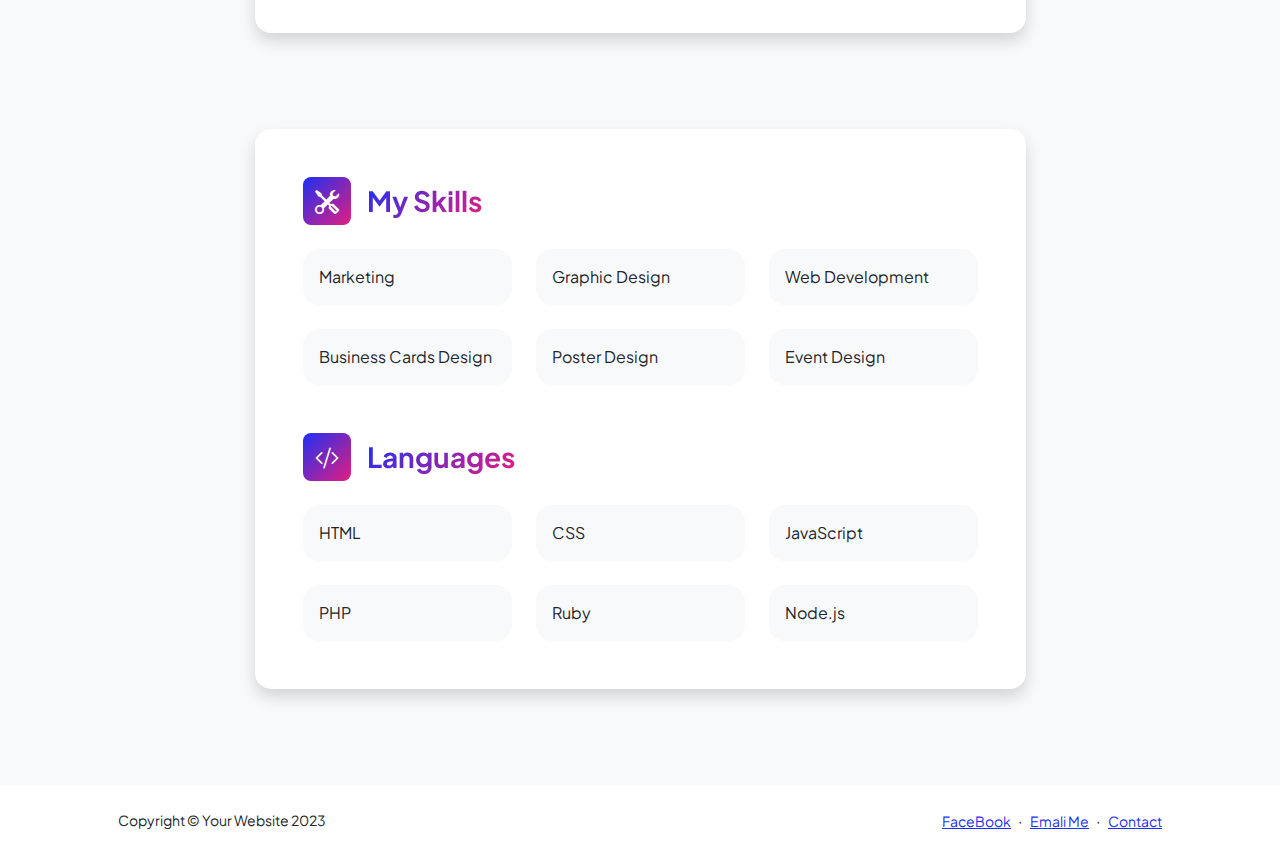
<file: resume.html>
<!DOCTYPE html>
<html lang="en">
    <head>
        <meta charset="utf-8" />
        <meta name="viewport" content="width=device-width, initial-scale=1, shrink-to-fit=no" />
        <meta name="description" content="" />
        <meta name="author" content="" />
        <title>Njabulo Ndano Ntaho</title>
        <!-- Favicon-->
        <link rel="icon" type="image/x-icon" href="assets/favicon.ico" />
        <!-- Custom Google font-->
        <link rel="preconnect" href="https://fonts.googleapis.com" />
        <link rel="preconnect" href="https://fonts.gstatic.com" crossorigin />
        <link href="https://fonts.googleapis.com/css2?family=Plus+Jakarta+Sans:wght@100;200;300;400;500;600;700;800;900&amp;display=swap" rel="stylesheet" />
        <!-- Bootstrap icons-->
        <link href="https://cdn.jsdelivr.net/npm/bootstrap-icons@1.8.1/font/bootstrap-icons.css" rel="stylesheet" />
        <!-- Core theme CSS (includes Bootstrap)-->
        <link href="css/styles.css" rel="stylesheet" />
    </head>
    <body class="d-flex flex-column h-100 bg-light">
        <main class="flex-shrink-0">
            <!-- Navigation-->
            <nav class="navbar navbar-expand-lg navbar-light bg-white py-3">
                <div class="container px-5">
                    <a class="navbar-brand" href="index.html"><span class="fw-bolder text-primary">Njabulo Ndano Ntaho</span></a>
                    <button class="navbar-toggler" type="button" data-bs-toggle="collapse" data-bs-target="#navbarSupportedContent" aria-controls="navbarSupportedContent" aria-expanded="false" aria-label="Toggle navigation"><span class="navbar-toggler-icon"></span></button>
                    <div class="collapse navbar-collapse" id="navbarSupportedContent">
                        <ul class="navbar-nav ms-auto mb-2 mb-lg-0 small fw-bolder">
                            <li class="nav-item"><a class="nav-link" href="index.html">Home</a></li>
                            <li class="nav-item"><a class="nav-link" href="resume.html">Resume</a></li>
                            <li class="nav-item"><a class="nav-link" href="projects.html">Projects</a></li>
                            <li class="nav-item"><a class="nav-link" href="contact.html">Contact</a></li>
                        </ul>
                    </div>
                </div>
            </nav>
            <!-- Page Content-->
            <div class="container px-5 my-5">
                <div class="text-center mb-5">
                    <h1 class="display-5 fw-bolder mb-0"><span class="text-gradient d-inline">My Background Information</span></h1>
                </div>
                <div class="row gx-5 justify-content-center">
                    <div class="col-lg-11 col-xl-9 col-xxl-8">
                        <!-- Experience Section-->
                        <section>
                            <div class="d-flex align-items-center justify-content-between mb-4">
                                <h2 class="text-primary fw-bolder mb-0">Experience</h2>
                                <!-- Download resume button-->
                                <!-- Note: Set the link href target to a PDF file within your project-->
                                <a class="btn btn-primary px-4 py-3" href="#!">
                                    <div class="d-inline-block bi bi-download me-2"></div>
                                    My Resume
                                </a>
                            </div>
                            <!-- Experience Card 1-->
                            <div class="card shadow border-0 rounded-4 mb-5">
                                <div class="card-body p-5">
                                    <div class="row align-items-center gx-5">
                                        <div class="col text-center text-lg-start mb-4 mb-lg-0">
                                            <div class="bg-light p-4 rounded-4">
                                                <div class="text-primary fw-bolder mb-2">2019 - PC Training</div>
                                                <div class="small fw-bolder">Computer Skills</div>
                                                <div class="small text-muted">Computer Background</div>
                                                <div class="small text-muted">South Africa, Durban</div>
                                            </div>
                                        </div>
                                        <div class="col-lg-8"><div>Basic computer skills courses cover the most common usages of a computer, including a majority or all of the following: understanding the basic notions of computer manipulation; managing computer files, word processing, using spreadsheets and databases; creating presentations; finding information and communicating.</div></div>
                                    </div>
                                </div>
                            </div>
                            <!-- Experience Card 2-->
                            <div class="card shadow border-0 rounded-4 mb-5">
                                <div class="card-body p-5">
                                    <div class="row align-items-center gx-5">
                                        <div class="col text-center text-lg-start mb-4 mb-lg-0">
                                            <div class="bg-light p-4 rounded-4">
                                                <div class="text-primary fw-bolder mb-2">2020</div>
                                                <div class="small fw-bolder">Database Analyst</div>
                                                <div class="small text-muted">Isipingo</div>
                                                <div class="small text-muted">South Africa, DBN</div>
                                            </div>
                                        </div>
                                        <div class="col-lg-8"><div>Database analysts are computer specialists who design, develop, modify, and maintain database management systems to meet specific user needs.</div></div>
                                    </div>
                                </div>
                            </div>
                        </section>
                        <!-- Education Section-->
                        <section>
                            <h2 class="text-secondary fw-bolder mb-4">Education</h2>
                            <!-- Education Card 1-->
                            <div class="card shadow border-0 rounded-4 mb-5">
                                <div class="card-body p-5">
                                    <div class="row align-items-center gx-5">
                                        <div class="col text-center text-lg-start mb-4 mb-lg-0">
                                            <div class="bg-light p-4 rounded-4">
                                                <div class="text-secondary fw-bolder mb-2">2022 - 2024</div>
                                                <div class="mb-2">
                                                    <div class="small fw-bolder">Berea College Of Technology</div>
                                                    <div class="small text-muted">South Africa, Durban</div>
                                                </div>
                                                <div class="fst-italic">
                                                    <div class="small text-muted">Diploma</div>
                                                    <div class="small text-muted">In Information Technology</div>
                                                </div>
                                            </div>
                                        </div>
                                        <div class="col-lg-8"><div>Berea Technical College (BTC) was established in 1998 marking 21 years this year. At inception, BTC was the only campus, but today the institution includes three campuses located in the heart of central Durban, including Berea College (BCT) of Technology and Berea Matric School (BMS).</div></div>
                                    </div>
                                </div>
                            </div>
                            <!-- Education Card 2-->
                            <div class="card shadow border-0 rounded-4 mb-5">
                                <div class="card-body p-5">
                                    <div class="row align-items-center gx-5">
                                        <div class="col text-center text-lg-start mb-4 mb-lg-0">
                                            <div class="bg-light p-4 rounded-4">
                                                <div class="text-secondary fw-bolder mb-2">2017 - 2021</div>
                                                <div class="mb-2">
                                                    <div class="small fw-bolder">Reunion Secondary School</div>
                                                    <div class="small text-muted">Durban,Isipingo</div>
                                                </div>
                                                <div class="fst-italic">
                                                    <div class="small text-muted">Grage8 - Grade12</div>
                                                    <div class="small text-muted">National Senior Certificate/NSC</div>
                                                </div>
                                            </div>
                                        </div>
                                        <div class="col-lg-8"><div>Reunion Secondary School is a Public Secondary School. The School Is located in ISIPINGO RAIL. The school falls within Umlazi District Municipality in Kwazulu Natal.</div></div>
                                    </div>
                                </div>
                            </div>
                        </section>
                        <!-- Divider-->
                        <div class="pb-5"></div>
                        <!-- Skills Section-->
                        <section>
                            <!-- Skillset Card-->
                            <div class="card shadow border-0 rounded-4 mb-5">
                                <div class="card-body p-5">
                                    <!-- Professional skills list-->
                                    <div class="mb-5">
                                        <div class="d-flex align-items-center mb-4">
                                            <div class="feature bg-primary bg-gradient-primary-to-secondary text-white rounded-3 me-3"><i class="bi bi-tools"></i></div>
                                            <h3 class="fw-bolder mb-0"><span class="text-gradient d-inline">My Skills</span></h3>
                                        </div>
                                        <div class="row row-cols-1 row-cols-md-3 mb-4">
                                            <div class="col mb-4 mb-md-0"><div class="d-flex align-items-center bg-light rounded-4 p-3 h-100">Marketing</div></div>
                                            <div class="col mb-4 mb-md-0"><div class="d-flex align-items-center bg-light rounded-4 p-3 h-100">Graphic Design</div></div>
                                            <div class="col"><div class="d-flex align-items-center bg-light rounded-4 p-3 h-100">Web Development</div></div>
                                        </div>
                                        <div class="row row-cols-1 row-cols-md-3">
                                            <div class="col mb-4 mb-md-0"><div class="d-flex align-items-center bg-light rounded-4 p-3 h-100">Business Cards Design</div></div>
                                            <div class="col mb-4 mb-md-0"><div class="d-flex align-items-center bg-light rounded-4 p-3 h-100">Poster Design</div></div>
                                            <div class="col"><div class="d-flex align-items-center bg-light rounded-4 p-3 h-100">Event Design</div></div>
                                        </div>
                                    </div>
                                    <!-- Languages list-->
                                    <div class="mb-0">
                                        <div class="d-flex align-items-center mb-4">
                                            <div class="feature bg-primary bg-gradient-primary-to-secondary text-white rounded-3 me-3"><i class="bi bi-code-slash"></i></div>
                                            <h3 class="fw-bolder mb-0"><span class="text-gradient d-inline">Languages</span></h3>
                                        </div>
                                        <div class="row row-cols-1 row-cols-md-3 mb-4">
                                            <div class="col mb-4 mb-md-0"><div class="d-flex align-items-center bg-light rounded-4 p-3 h-100">HTML</div></div>
                                            <div class="col mb-4 mb-md-0"><div class="d-flex align-items-center bg-light rounded-4 p-3 h-100">CSS</div></div>
                                            <div class="col"><div class="d-flex align-items-center bg-light rounded-4 p-3 h-100">JavaScript</div></div>
                                        </div>
                                        <div class="row row-cols-1 row-cols-md-3">
                                            <div class="col mb-4 mb-md-0"><div class="d-flex align-items-center bg-light rounded-4 p-3 h-100">PHP</div></div>
                                            <div class="col mb-4 mb-md-0"><div class="d-flex align-items-center bg-light rounded-4 p-3 h-100">Ruby</div></div>
                                            <div class="col"><div class="d-flex align-items-center bg-light rounded-4 p-3 h-100">Node.js</div></div>
                                        </div>
                                    </div>
                                </div>
                            </div>
                        </section>
                    </div>
                </div>
            </div>
        </main>
        <!-- Footer-->
        <footer class="bg-white py-4 mt-auto">
            <div class="container px-5">
                <div class="row align-items-center justify-content-between flex-column flex-sm-row">
                    <div class="col-auto"><div class="small m-0">Copyright &copy; Your Website 2023</div></div>
                    <div class="col-auto">
                        <a class="small" href="https://www.facebook.com/public/Madanono Njabulo">FaceBook</a>
                        <span class="mx-1">&middot;</span>
                        <a class="small" href="mailto:ntahondano49@gmail.com">Emali Me</a>
                        <span class="mx-1">&middot;</span>
                        <a class="small" href="https://wa.me/+27659174609">Contact</a>
                    </div>
                </div>
            </div>
        </footer>
        <!-- Bootstrap core JS-->
        <script src="https://cdn.jsdelivr.net/npm/bootstrap@5.2.3/dist/js/bootstrap.bundle.min.js"></script>
        <!-- Core theme JS-->
        <script src="js/scripts.js"></script>
    </body>
</html>
</file>
